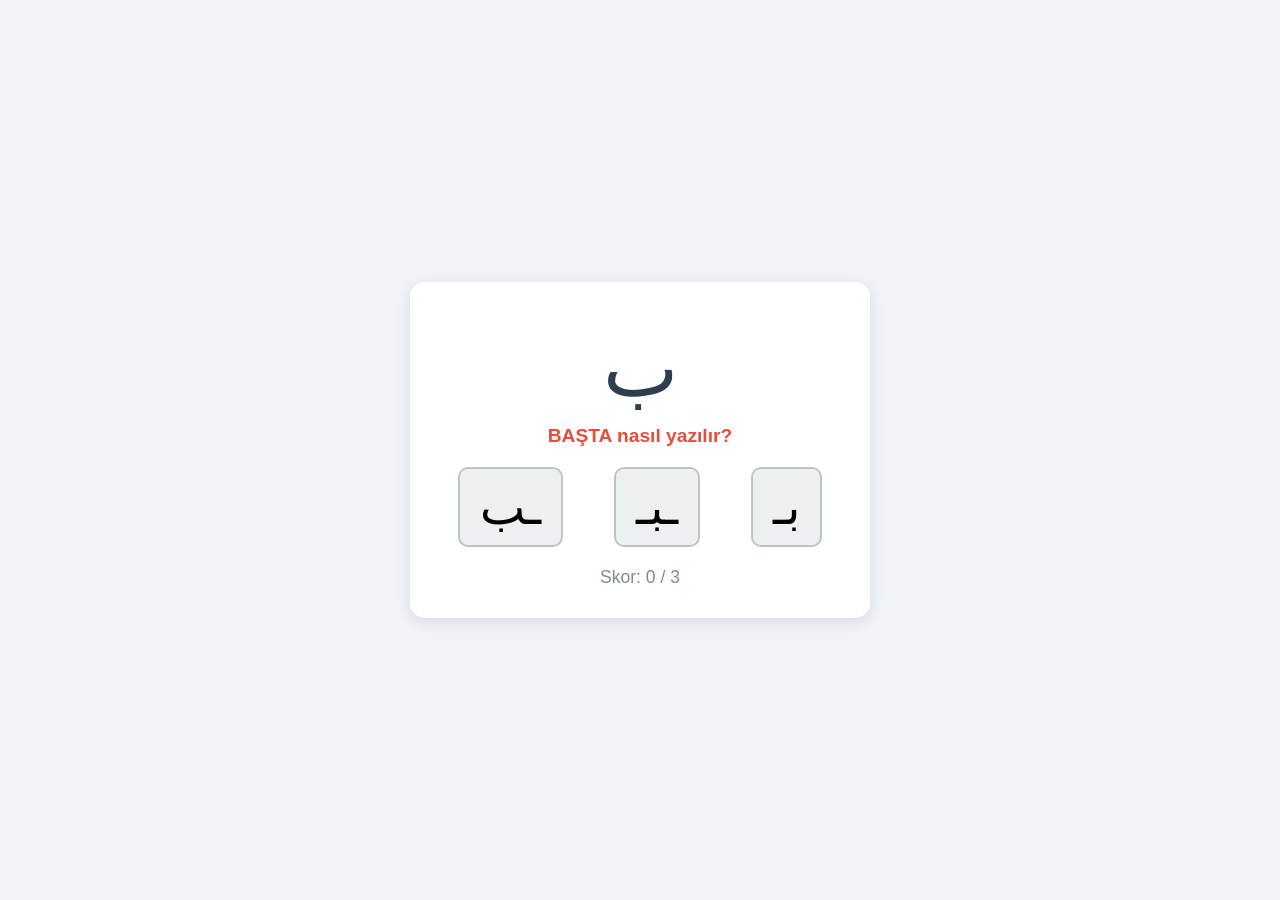
<file: oyun.html>
<!DOCTYPE html>
<html lang="tr">
<head>
<meta charset="UTF-8">
<meta name="viewport" content="width=device-width, initial-scale=1.0">
<title>Elif Ba - Harflerin Birleşimi</title>
<style>
  body {
    font-family: 'Segoe UI', Tahoma, Geneva, Verdana, sans-serif;
    background-color: #f0f4f8;
    display: flex;
    flex-direction: column;
    align-items: center;
    justify-content: center;
    min-height: 100vh;
    margin: 0;
  }
  .game-container {
    background: white;
    padding: 30px;
    border-radius: 15px;
    box-shadow: 0 4px 15px rgba(0,0,0,0.1);
    text-align: center;
    max-width: 400px;
    width: 90%;
  }
  .question-box {
    margin-bottom: 20px;
  }
  .main-letter {
    font-size: 5rem;
    color: #2c3e50;
    margin: 10px 0;
  }
  .instruction {
    font-size: 1.2rem;
    color: #e74c3c;
    font-weight: bold;
  }
  .options {
    display: flex;
    justify-content: space-around;
    gap: 15px;
    flex-direction: row-reverse; /* Arapça sağdan sola olduğu için */
  }
  .option {
    font-size: 3rem;
    background: #ecf0f1;
    border: 2px solid #bdc3c7;
    border-radius: 10px;
    padding: 10px 20px;
    cursor: pointer;
    transition: all 0.2s ease;
    user-select: none;
  }
  .option:hover {
    background: #d5dbdb;
  }
  .correct {
    background: #2ecc71 !important;
    color: white;
    border-color: #27ae60 !important;
  }
  .wrong {
    background: #e74c3c !important;
    color: white;
    border-color: #c0392b !important;
    animation: shake 0.4s;
  }
  @keyframes shake {
    0% { transform: translateX(0); }
    25% { transform: translateX(-5px); }
    50% { transform: translateX(5px); }
    75% { transform: translateX(-5px); }
    100% { transform: translateX(0); }
  }
  #score-board {
    margin-top: 20px;
    font-size: 1.1rem;
    color: #7f8c8d;
  }
</style>
</head>
<body>

<div class="game-container">
  <div class="question-box">
    <div id="mainLetter" class="main-letter">ب</div>
    <div id="instruction" class="instruction">BAŞTA nasıl yazılır?</div>
  </div>
  
  <div class="options" id="optionsContainer">
    <!-- Butonlar JavaScript ile buraya gelecek -->
  </div>

  <div id="score-board">Skor: <span id="score">0</span> / 3</div>
</div>

<script>
  const levels = [
    {
      letter: "ب",
      instruction: "BAŞTA nasıl yazılır?",
      correct: "بـ",
      options: ["ـب", "ـبـ", "بـ"]
    },
    {
      letter: "ج",
      instruction: "ORTADA nasıl yazılır?",
      correct: "ـجـ",
      options: ["جـ", "ـجـ", "ـج"]
    },
    {
      letter: "ع",
      instruction: "SONDA nasıl yazılır?",
      correct: "ـع",
      options: ["ـع", "ـعـ", "عـ"]
    }
  ];

  let currentLevel = 0;
  let score = 0;

  function loadLevel() {
    if (currentLevel >= levels.length) {
      document.querySelector('.game-container').innerHTML = `<h2>Tebrikler! 🎉</h2><p>Bölümü tamamladın. Toplam Skorun: ${score}</p>`;
      return;
    }

    const levelData = levels[currentLevel];
    document.getElementById('mainLetter').innerText = levelData.letter;
    document.getElementById('instruction').innerText = levelData.instruction;
    
    const optionsContainer = document.getElementById('optionsContainer');
    optionsContainer.innerHTML = '';

    // Şıkları karıştırarak ekleyelim
    const shuffledOptions = levelData.options.sort(() => Math.random() - 0.5);

    shuffledOptions.forEach(opt => {
      const btn = document.createElement('div');
      btn.className = 'option';
      btn.innerText = opt;
      btn.onclick = () => checkAnswer(btn, opt, levelData.correct);
      optionsContainer.appendChild(btn);
    });
  }

  function checkAnswer(btn, selected, correct) {
    // Aynı anda birden fazla tıklamayı önlemek için diğer butonları pasif yap
    const allBtns = document.querySelectorAll('.option');
    allBtns.forEach(b => b.style.pointerEvents = 'none');

    if (selected === correct) {
      btn.classList.add('correct');
      score += 10;
      document.getElementById('score').innerText = score;
      setTimeout(() => {
        currentLevel++;
        loadLevel();
      }, 1000); // 1 saniye sonra diğer soru
    } else {
      btn.classList.add('wrong');
      setTimeout(() => {
        btn.classList.remove('wrong');
        allBtns.forEach(b => b.style.pointerEvents = 'auto'); // Hatalıysa tekrar seçme hakkı ver
      }, 500);
    }
  }

  // Oyunu Başlat
  loadLevel();
</script>

</body>
</html>
</file>
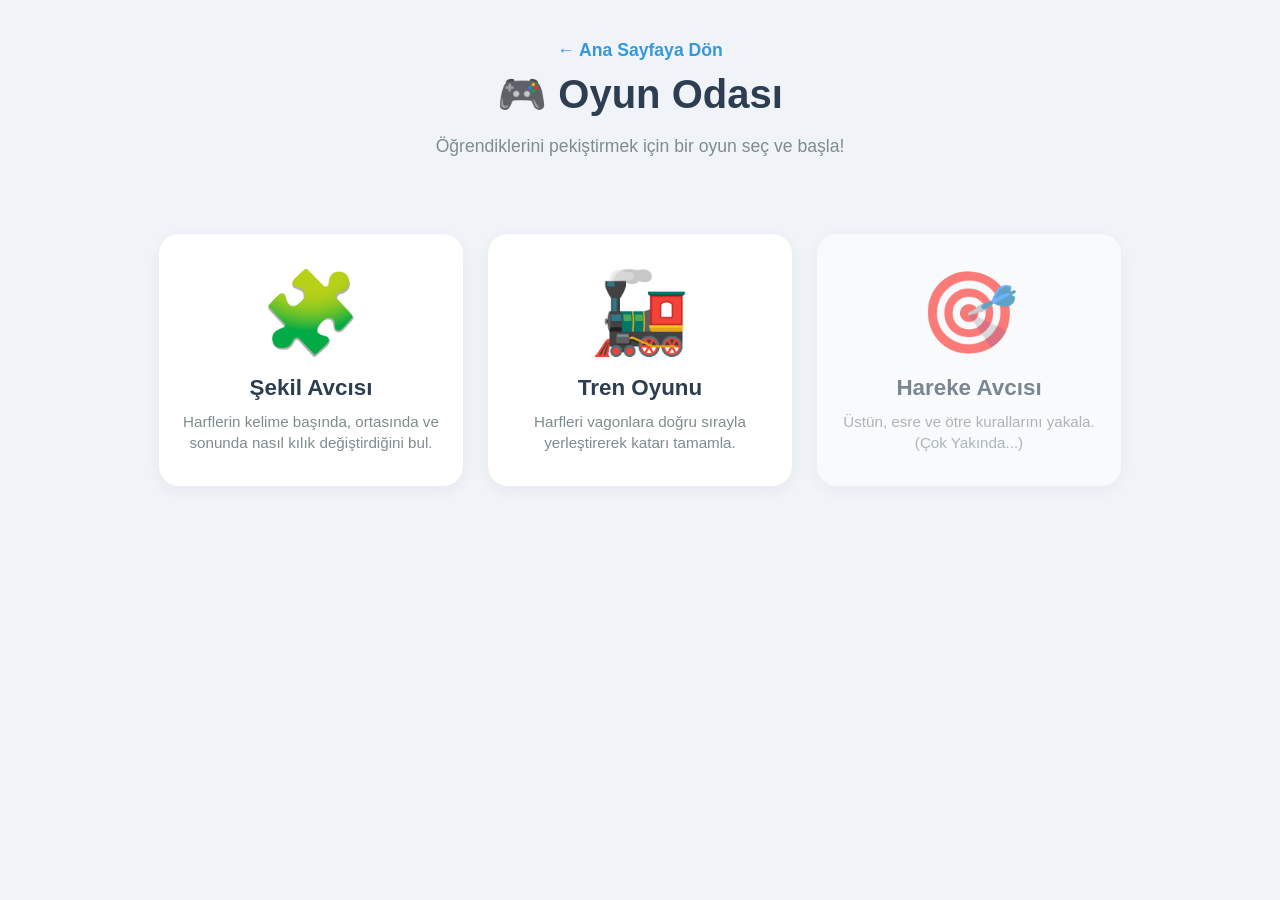
<file: oyunlar.html>
<!DOCTYPE html>
<html lang="tr">
<head>
    <meta charset="UTF-8">
    <meta name="viewport" content="width=device-width, initial-scale=1.0">
    <title>Elif Ba - Oyun Odası</title>
    <style>
        body {
            font-family: 'Segoe UI', Tahoma, Geneva, Verdana, sans-serif;
            background-color: #f0f4f8;
            margin: 0;
            padding: 0;
        }
        .header {
            text-align: center;
            padding: 40px 20px 20px 20px;
        }
        .back-btn {
            text-decoration: none;
            color: #3498db;
            font-weight: bold;
            font-size: 1.1rem;
        }
        .title {
            color: #2c3e50;
            font-size: 2.5rem;
            margin: 10px 0;
        }
        .subtitle {
            color: #7f8c8d;
            font-size: 1.1rem;
        }
        .games-container {
            display: flex;
            gap: 25px;
            justify-content: center;
            padding: 40px 20px;
            flex-wrap: wrap;
            max-width: 1000px;
            margin: 0 auto;
        }
        .game-card {
            background: white;
            border-radius: 20px;
            padding: 30px 20px;
            text-align: center;
            width: 260px;
            box-shadow: 0 4px 15px rgba(0,0,0,0.05);
            text-decoration: none;
            color: #2c3e50;
            transition: all 0.3s ease;
            border: 2px solid transparent;
        }
        .game-card:hover {
            transform: translateY(-8px);
            box-shadow: 0 12px 25px rgba(0,0,0,0.1);
            border-color: #3498db;
        }
        .game-icon {
            font-size: 5rem;
            margin-bottom: 15px;
        }
        .game-title {
            font-size: 1.4rem;
            font-weight: bold;
            margin-bottom: 10px;
        }
        .game-desc {
            font-size: 0.95rem;
            color: #7f8c8d;
            line-height: 1.4;
        }
        .coming-soon {
            opacity: 0.6;
            cursor: not-allowed;
        }
        .coming-soon:hover {
            transform: none;
            border-color: transparent;
            box-shadow: 0 4px 15px rgba(0,0,0,0.05);
        }
    </style>
</head>
<body>

    <div class="header">
        <a href="index.html" class="back-btn">← Ana Sayfaya Dön</a>
        <h1 class="title">🎮 Oyun Odası</h1>
        <p class="subtitle">Öğrendiklerini pekiştirmek için bir oyun seç ve başla!</p>
    </div>

    <div class="games-container">
        
        <a href="elif-ba/birlesim.html" class="game-card">
            <div class="game-icon">🧩</div>
            <div class="game-title">Şekil Avcısı</div>
            <div class="game-desc">Harflerin kelime başında, ortasında ve sonunda nasıl kılık değiştirdiğini bul.</div>
        </a>

        <a href="elif-ba/tren-oyunu.html" class="game-card">
            <div class="game-icon">🚂</div>
            <div class="game-title">Tren Oyunu</div>
            <div class="game-desc">Harfleri vagonlara doğru sırayla yerleştirerek katarı tamamla.</div>
        </a>

        <div class="game-card coming-soon">
            <div class="game-icon">🎯</div>
            <div class="game-title">Hareke Avcısı</div>
            <div class="game-desc">Üstün, esre ve ötre kurallarını yakala. (Çok Yakında...)</div>
        </div>

    </div>

</body>
</html>
</file>
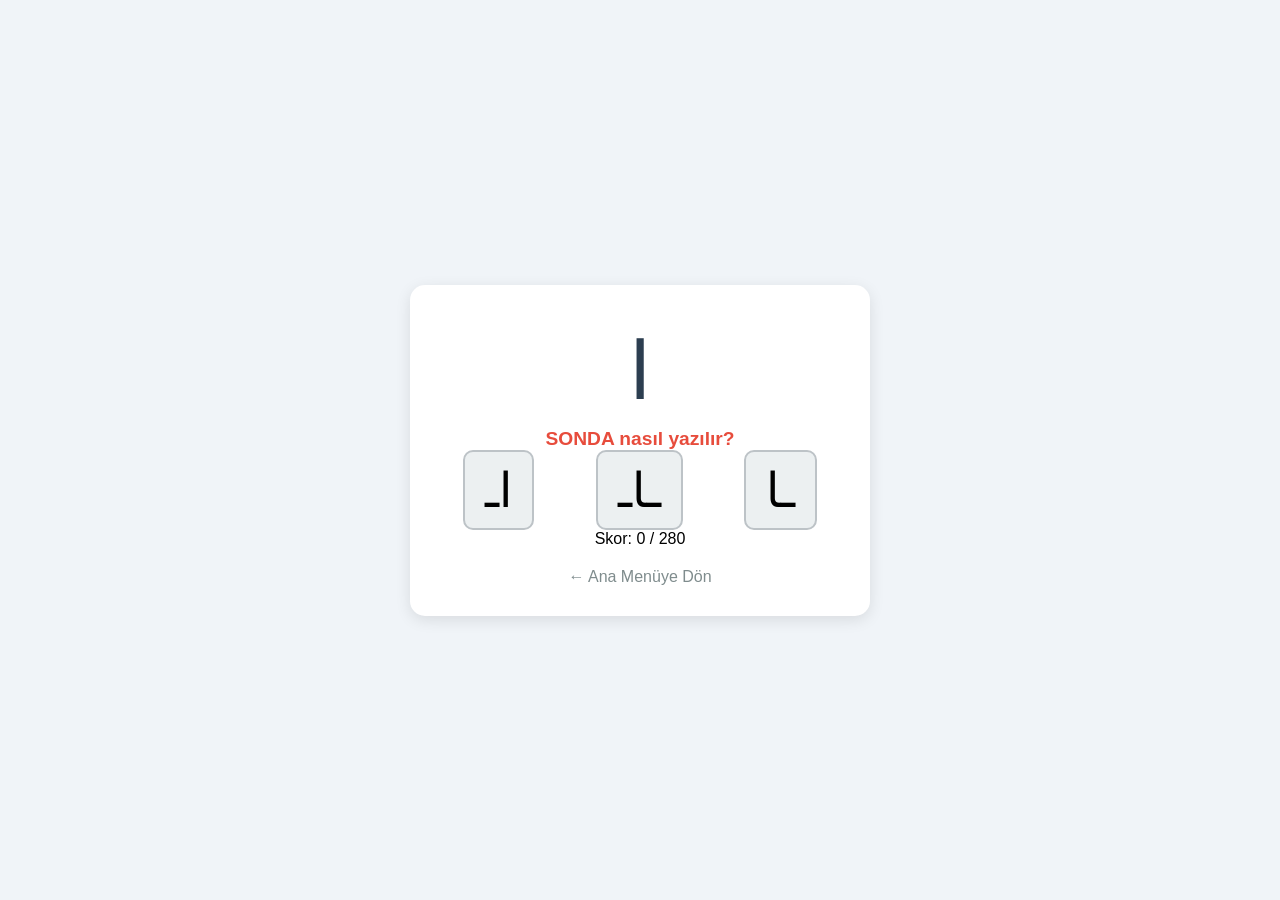
<file: elif-ba/birlesim.html>
<!DOCTYPE html>
<html lang="tr">
<head>
    <meta charset="UTF-8">
    <meta name="viewport" content="width=device-width, initial-scale=1.0">
    <title>Elif Ba - Harf Birleştirme</title>
    <link rel="stylesheet" href="style.css">
</head>
<body>

<div class="game-container">
  <div class="question-box">
    <div id="mainLetter" class="main-letter">ب</div>
    <div id="instruction" class="instruction">BAŞTA nasıl yazılır?</div>
  </div>
  
  <div class="options" id="optionsContainer"></div>

  <div id="score-board">Skor: <span id="score">0</span> / 30</div>
  
  <a href="../index.html" class="back-link">← Ana Menüye Dön</a>
</div>

<script src="game.js" defer></script>
</body>
</html>
</file>
<file: elif-ba/style.css>
body {
    font-family: 'Segoe UI', Tahoma, Geneva, Verdana, sans-serif;
    background-color: #f0f4f8;
    display: flex;
    flex-direction: column;
    align-items: center;
    justify-content: center;
    min-height: 100vh;
    margin: 0;
}
.game-container {
    background: white;
    padding: 30px;
    border-radius: 15px;
    box-shadow: 0 4px 15px rgba(0,0,0,0.1);
    text-align: center;
    max-width: 400px;
    width: 90%;
}
.main-letter { 
    font-size: 5rem; 
    color: #2c3e50; 
    margin: 10px 0; 
}
.instruction { 
    font-size: 1.2rem; 
    color: #e74c3c; 
    font-weight: bold; 
}
.options { 
    display: flex; 
    justify-content: space-around; 
    gap: 15px; 
    flex-direction: row-reverse; 
}
.option { 
    font-size: 3rem; 
    background: #ecf0f1; 
    border: 2px solid #bdc3c7; 
    border-radius: 10px; 
    padding: 10px 20px; 
    cursor: pointer; 
    transition: all 0.2s ease; 
    user-select: none;
}
.option:hover { 
    background: #d5dbdb; 
}
.correct { 
    background: #2ecc71 !important; 
    color: white; 
    border-color: #27ae60 !important; 
}
.wrong { 
    background: #e74c3c !important; 
    color: white; 
    border-color: #c0392b !important; 
    animation: shake 0.4s; 
}
.back-link { 
    display: block; 
    margin-top: 20px; 
    color: #7f8c8d; 
    text-decoration: none; 
}
.back-link:hover {
    color: #2c3e50;
}
@keyframes shake { 
    0%, 100% { transform: translateX(0); } 
    25% { transform: translateX(-5px); } 
    75% { transform: translateX(5px); } 
}
</file>
